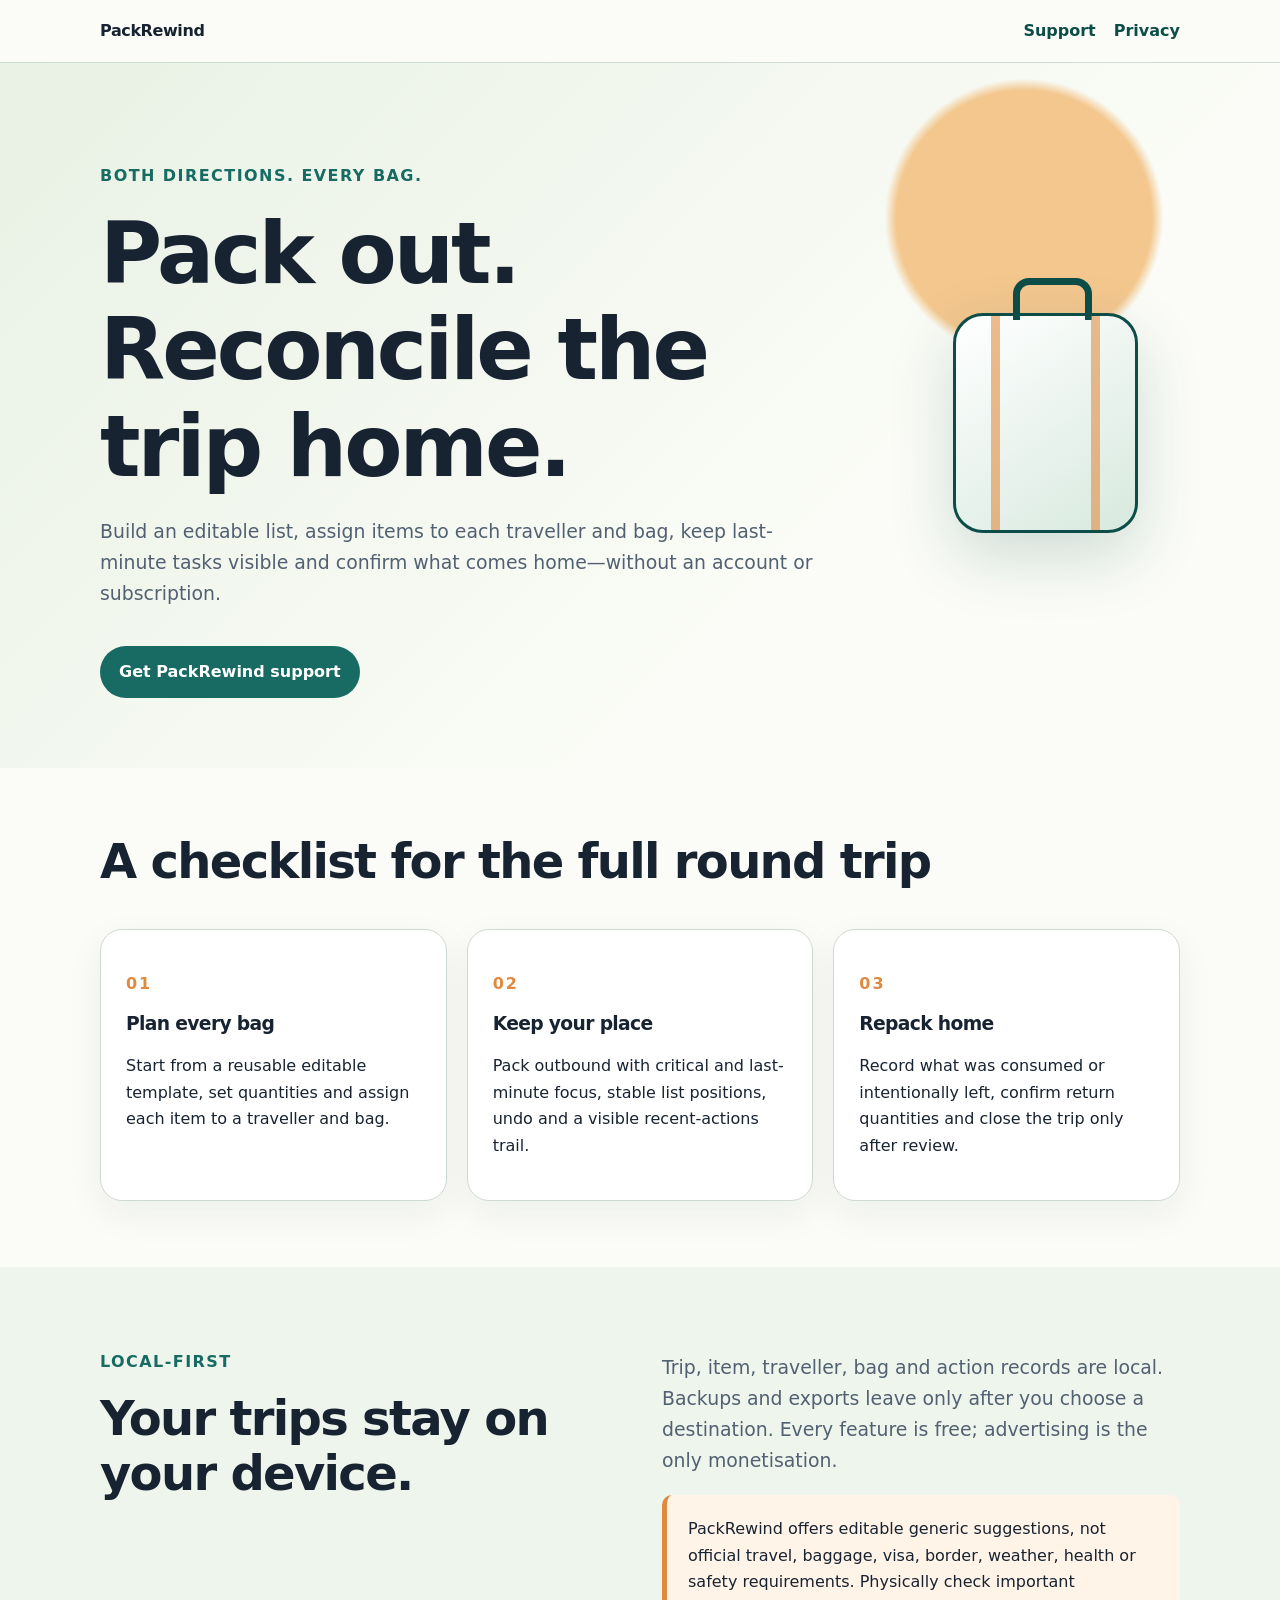
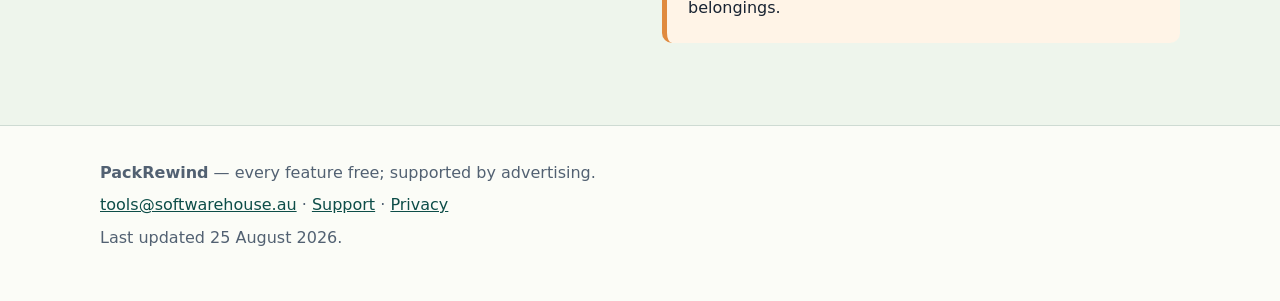
<file: index.html>
<!doctype html>
<html lang="en-AU">
<head>
  <meta charset="utf-8">
  <meta name="viewport" content="width=device-width, initial-scale=1">
  <meta name="description" content="PackRewind is a local-first travel checklist for packing out, repacking home and reconciling every bag.">
  <link rel="canonical" href="https://sheharyarnextx.github.io/packrewind-support/">
  <link rel="stylesheet" href="styles.css">
  <title>PackRewind — pack every bag and repack home</title>
</head>
<body>
  <header>
    <nav class="shell" aria-label="Primary">
      <a class="brand" href="./">PackRewind</a>
      <div class="nav-links"><a href="support.html">Support</a><a href="privacy.html">Privacy</a></div>
    </nav>
  </header>
  <main>
    <section class="hero">
      <div class="shell hero-inner">
        <div>
          <p class="eyebrow">Both directions. Every bag.</p>
          <h1>Pack out. Reconcile the trip home.</h1>
          <p class="lead">Build an editable list, assign items to each traveller and bag, keep last-minute tasks visible and confirm what comes home—without an account or subscription.</p>
          <a class="button" href="support.html">Get PackRewind support</a>
        </div>
        <div class="case-mark" aria-hidden="true"><span></span><i></i></div>
      </div>
    </section>
    <section>
      <div class="shell">
        <h2>A checklist for the full round trip</h2>
        <div class="grid">
          <article class="card"><p class="card-number">01</p><h3>Plan every bag</h3><p>Start from a reusable editable template, set quantities and assign each item to a traveller and bag.</p></article>
          <article class="card"><p class="card-number">02</p><h3>Keep your place</h3><p>Pack outbound with critical and last-minute focus, stable list positions, undo and a visible recent-actions trail.</p></article>
          <article class="card"><p class="card-number">03</p><h3>Repack home</h3><p>Record what was consumed or intentionally left, confirm return quantities and close the trip only after review.</p></article>
        </div>
      </div>
    </section>
    <section class="quiet">
      <div class="shell split">
        <div><p class="eyebrow">Local-first</p><h2>Your trips stay on your device.</h2></div>
        <div><p class="lead">Trip, item, traveller, bag and action records are local. Backups and exports leave only after you choose a destination. Every feature is free; advertising is the only monetisation.</p><p class="notice">PackRewind offers editable generic suggestions, not official travel, baggage, visa, border, weather, health or safety requirements. Physically check important belongings.</p></div>
      </div>
    </section>
  </main>
  <footer><div class="shell"><p><strong>PackRewind</strong> — every feature free; supported by advertising.</p><p><a href="mailto:tools@softwarehouse.au">tools@softwarehouse.au</a> · <a href="support.html">Support</a> · <a href="privacy.html">Privacy</a></p><p>Last updated 25 August 2026.</p></div></footer>
</body>
</html>
</file>
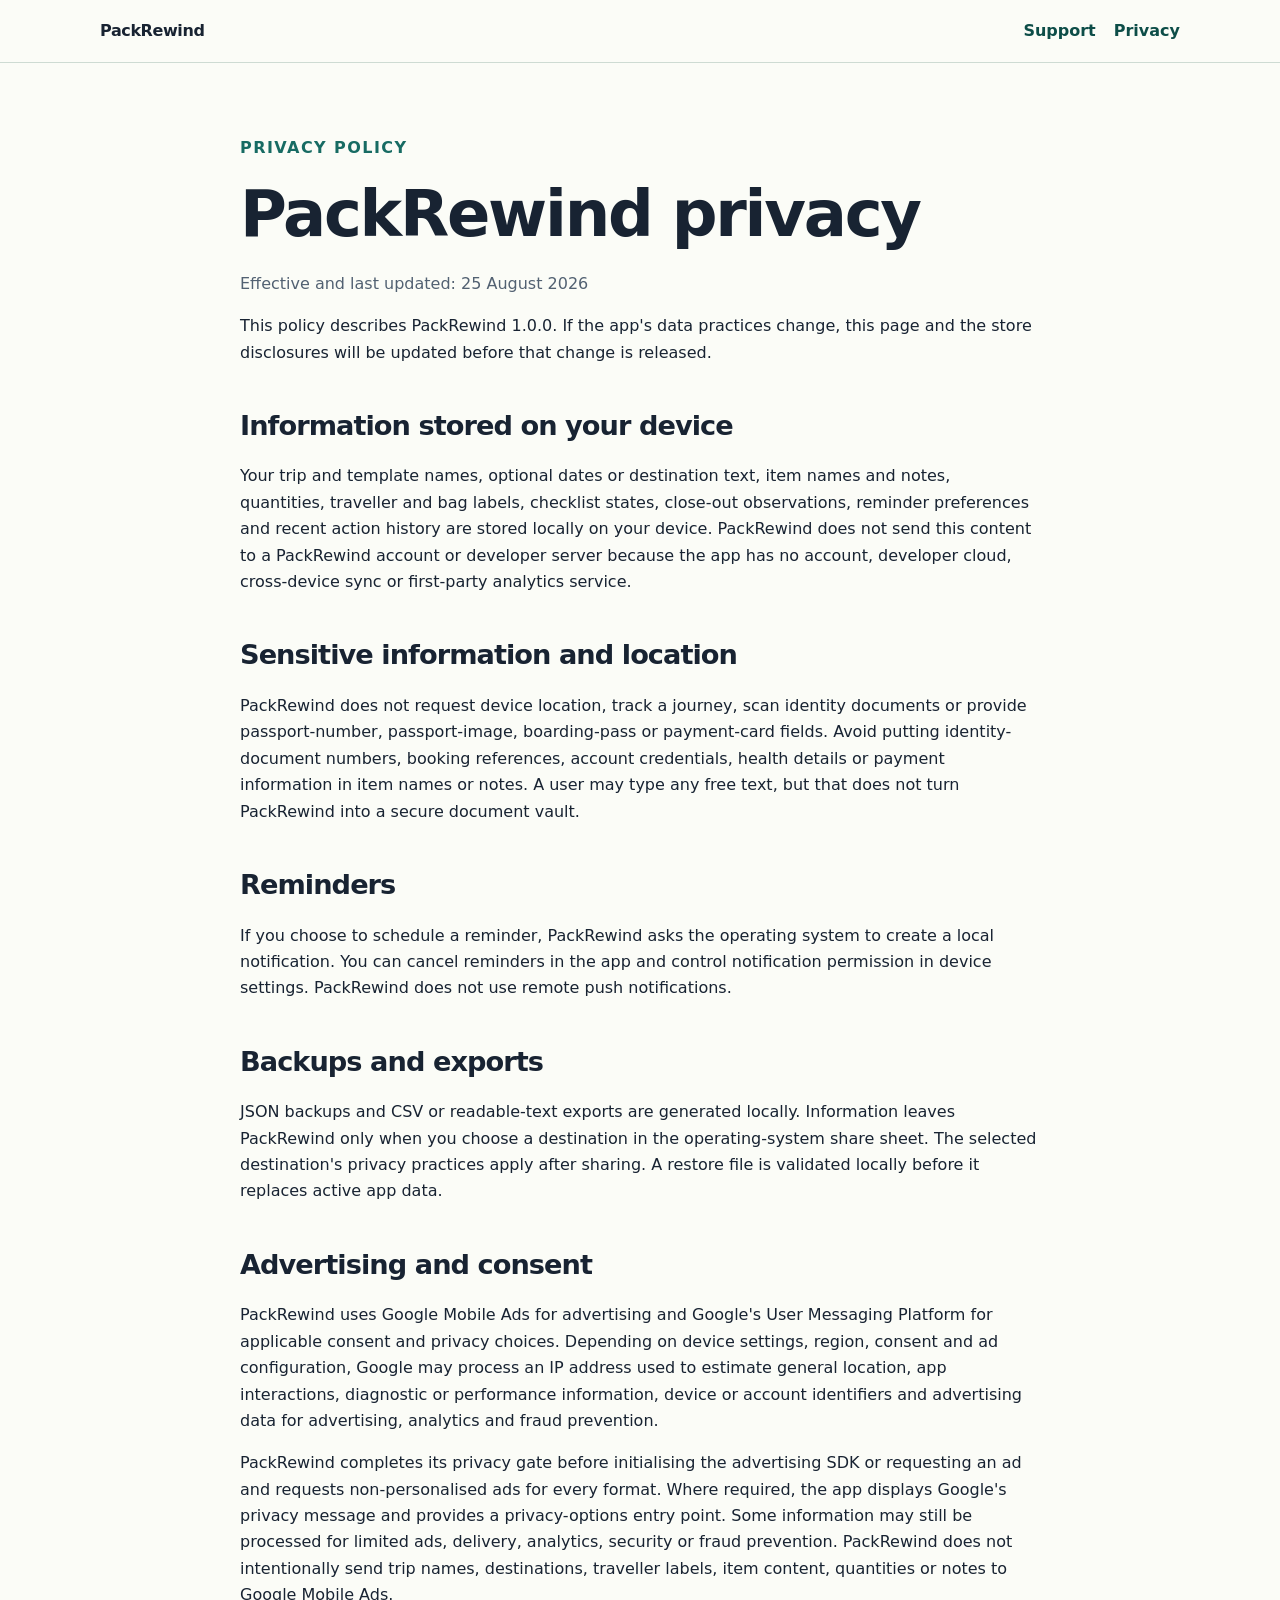
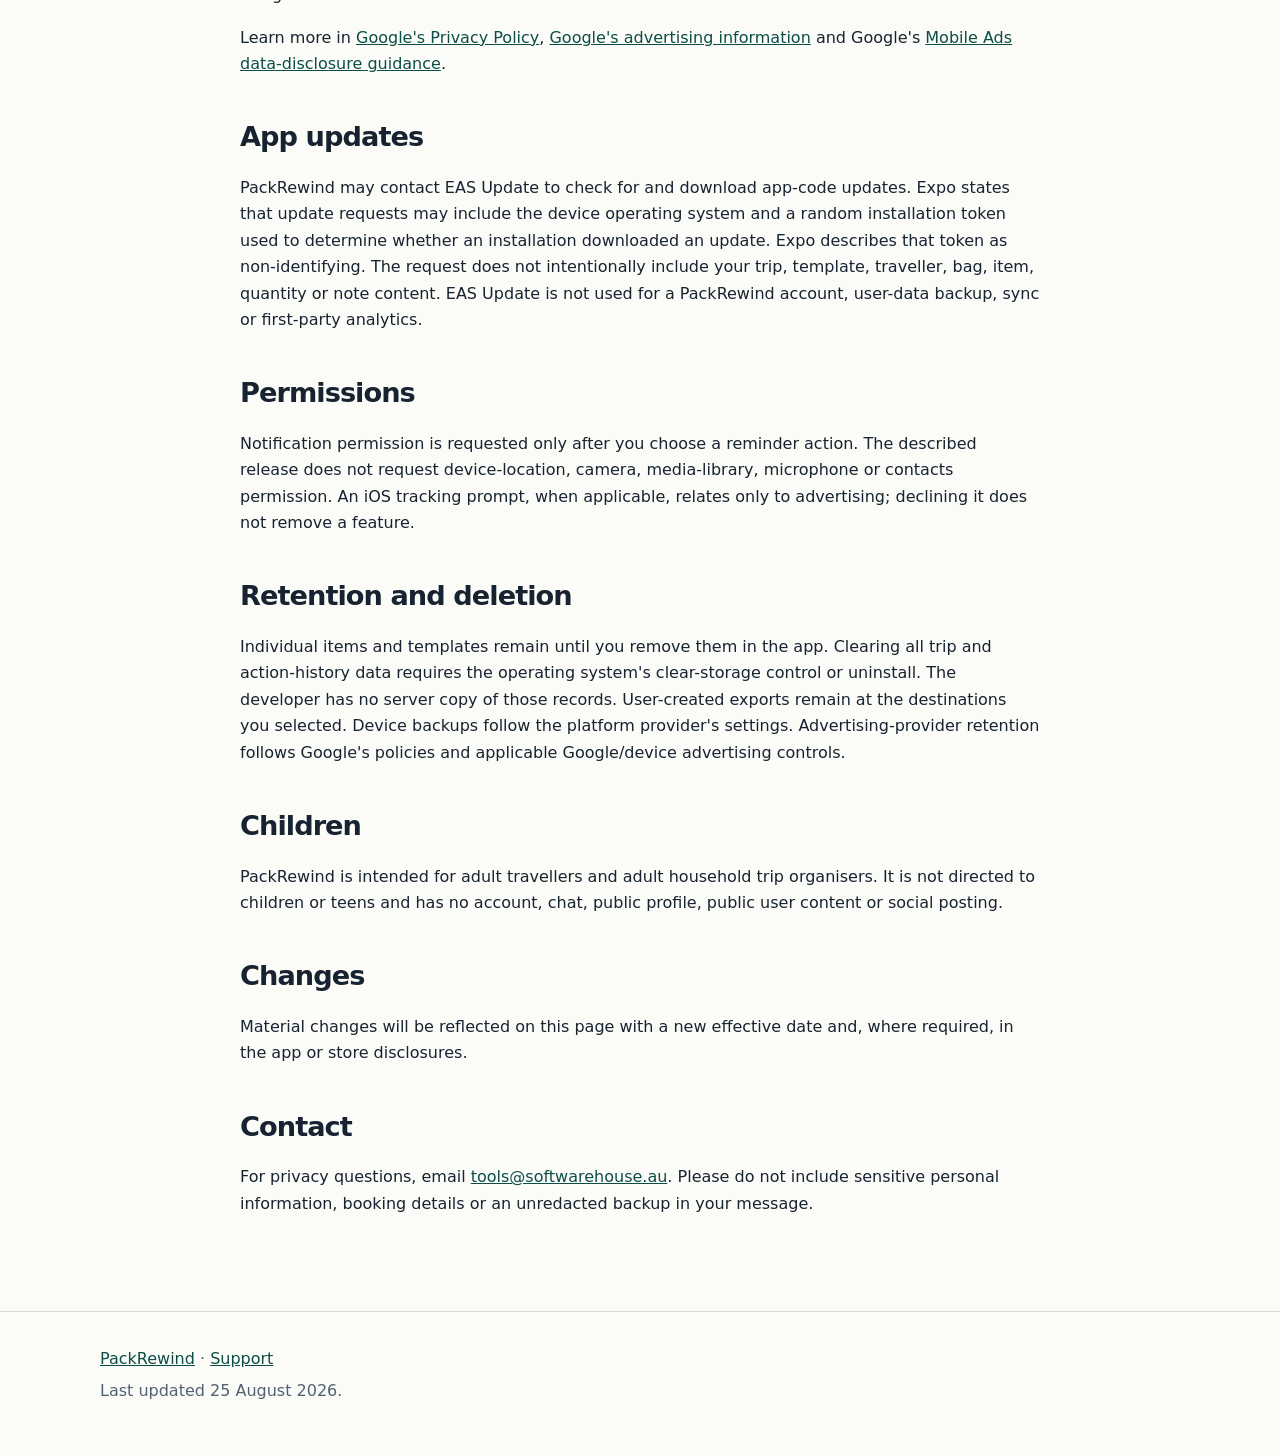
<file: privacy.html>
<!doctype html>
<html lang="en-AU">
<head>
  <meta charset="utf-8">
  <meta name="viewport" content="width=device-width, initial-scale=1">
  <meta name="description" content="PackRewind Privacy Policy for local trip checklists, reminders, exports and Google-served advertising.">
  <link rel="canonical" href="https://sheharyarnextx.github.io/packrewind-support/privacy.html">
  <link rel="stylesheet" href="styles.css">
  <title>PackRewind Privacy Policy</title>
</head>
<body>
  <header><nav class="shell" aria-label="Primary"><a class="brand" href="./">PackRewind</a><div class="nav-links"><a href="support.html">Support</a><a href="privacy.html" aria-current="page">Privacy</a></div></nav></header>
  <main class="shell content">
    <p class="eyebrow">Privacy Policy</p>
    <h1>PackRewind privacy</h1>
    <p class="meta">Effective and last updated: 25 August 2026</p>
    <p>This policy describes PackRewind 1.0.0. If the app's data practices change, this page and the store disclosures will be updated before that change is released.</p>

    <h2>Information stored on your device</h2>
    <p>Your trip and template names, optional dates or destination text, item names and notes, quantities, traveller and bag labels, checklist states, close-out observations, reminder preferences and recent action history are stored locally on your device. PackRewind does not send this content to a PackRewind account or developer server because the app has no account, developer cloud, cross-device sync or first-party analytics service.</p>

    <h2>Sensitive information and location</h2>
    <p>PackRewind does not request device location, track a journey, scan identity documents or provide passport-number, passport-image, boarding-pass or payment-card fields. Avoid putting identity-document numbers, booking references, account credentials, health details or payment information in item names or notes. A user may type any free text, but that does not turn PackRewind into a secure document vault.</p>

    <h2>Reminders</h2>
    <p>If you choose to schedule a reminder, PackRewind asks the operating system to create a local notification. You can cancel reminders in the app and control notification permission in device settings. PackRewind does not use remote push notifications.</p>

    <h2>Backups and exports</h2>
    <p>JSON backups and CSV or readable-text exports are generated locally. Information leaves PackRewind only when you choose a destination in the operating-system share sheet. The selected destination's privacy practices apply after sharing. A restore file is validated locally before it replaces active app data.</p>

    <h2>Advertising and consent</h2>
    <p>PackRewind uses Google Mobile Ads for advertising and Google's User Messaging Platform for applicable consent and privacy choices. Depending on device settings, region, consent and ad configuration, Google may process an IP address used to estimate general location, app interactions, diagnostic or performance information, device or account identifiers and advertising data for advertising, analytics and fraud prevention.</p>
    <p>PackRewind completes its privacy gate before initialising the advertising SDK or requesting an ad and requests non-personalised ads for every format. Where required, the app displays Google's privacy message and provides a privacy-options entry point. Some information may still be processed for limited ads, delivery, analytics, security or fraud prevention. PackRewind does not intentionally send trip names, destinations, traveller labels, item content, quantities or notes to Google Mobile Ads.</p>
    <p>Learn more in <a href="https://policies.google.com/privacy">Google's Privacy Policy</a>, <a href="https://policies.google.com/technologies/ads">Google's advertising information</a> and Google's <a href="https://developers.google.com/admob/android/privacy/play-data-disclosure">Mobile Ads data-disclosure guidance</a>.</p>

    <h2>App updates</h2>
    <p>PackRewind may contact EAS Update to check for and download app-code updates. Expo states that update requests may include the device operating system and a random installation token used to determine whether an installation downloaded an update. Expo describes that token as non-identifying. The request does not intentionally include your trip, template, traveller, bag, item, quantity or note content. EAS Update is not used for a PackRewind account, user-data backup, sync or first-party analytics.</p>

    <h2>Permissions</h2>
    <p>Notification permission is requested only after you choose a reminder action. The described release does not request device-location, camera, media-library, microphone or contacts permission. An iOS tracking prompt, when applicable, relates only to advertising; declining it does not remove a feature.</p>

    <h2>Retention and deletion</h2>
    <p>Individual items and templates remain until you remove them in the app. Clearing all trip and action-history data requires the operating system's clear-storage control or uninstall. The developer has no server copy of those records. User-created exports remain at the destinations you selected. Device backups follow the platform provider's settings. Advertising-provider retention follows Google's policies and applicable Google/device advertising controls.</p>

    <h2>Children</h2>
    <p>PackRewind is intended for adult travellers and adult household trip organisers. It is not directed to children or teens and has no account, chat, public profile, public user content or social posting.</p>

    <h2>Changes</h2>
    <p>Material changes will be reflected on this page with a new effective date and, where required, in the app or store disclosures.</p>

    <h2>Contact</h2>
    <p>For privacy questions, email <a href="mailto:tools@softwarehouse.au">tools@softwarehouse.au</a>. Please do not include sensitive personal information, booking details or an unredacted backup in your message.</p>
  </main>
  <footer><div class="shell"><p><a href="./">PackRewind</a> · <a href="support.html">Support</a></p><p>Last updated 25 August 2026.</p></div></footer>
</body>
</html>
</file>
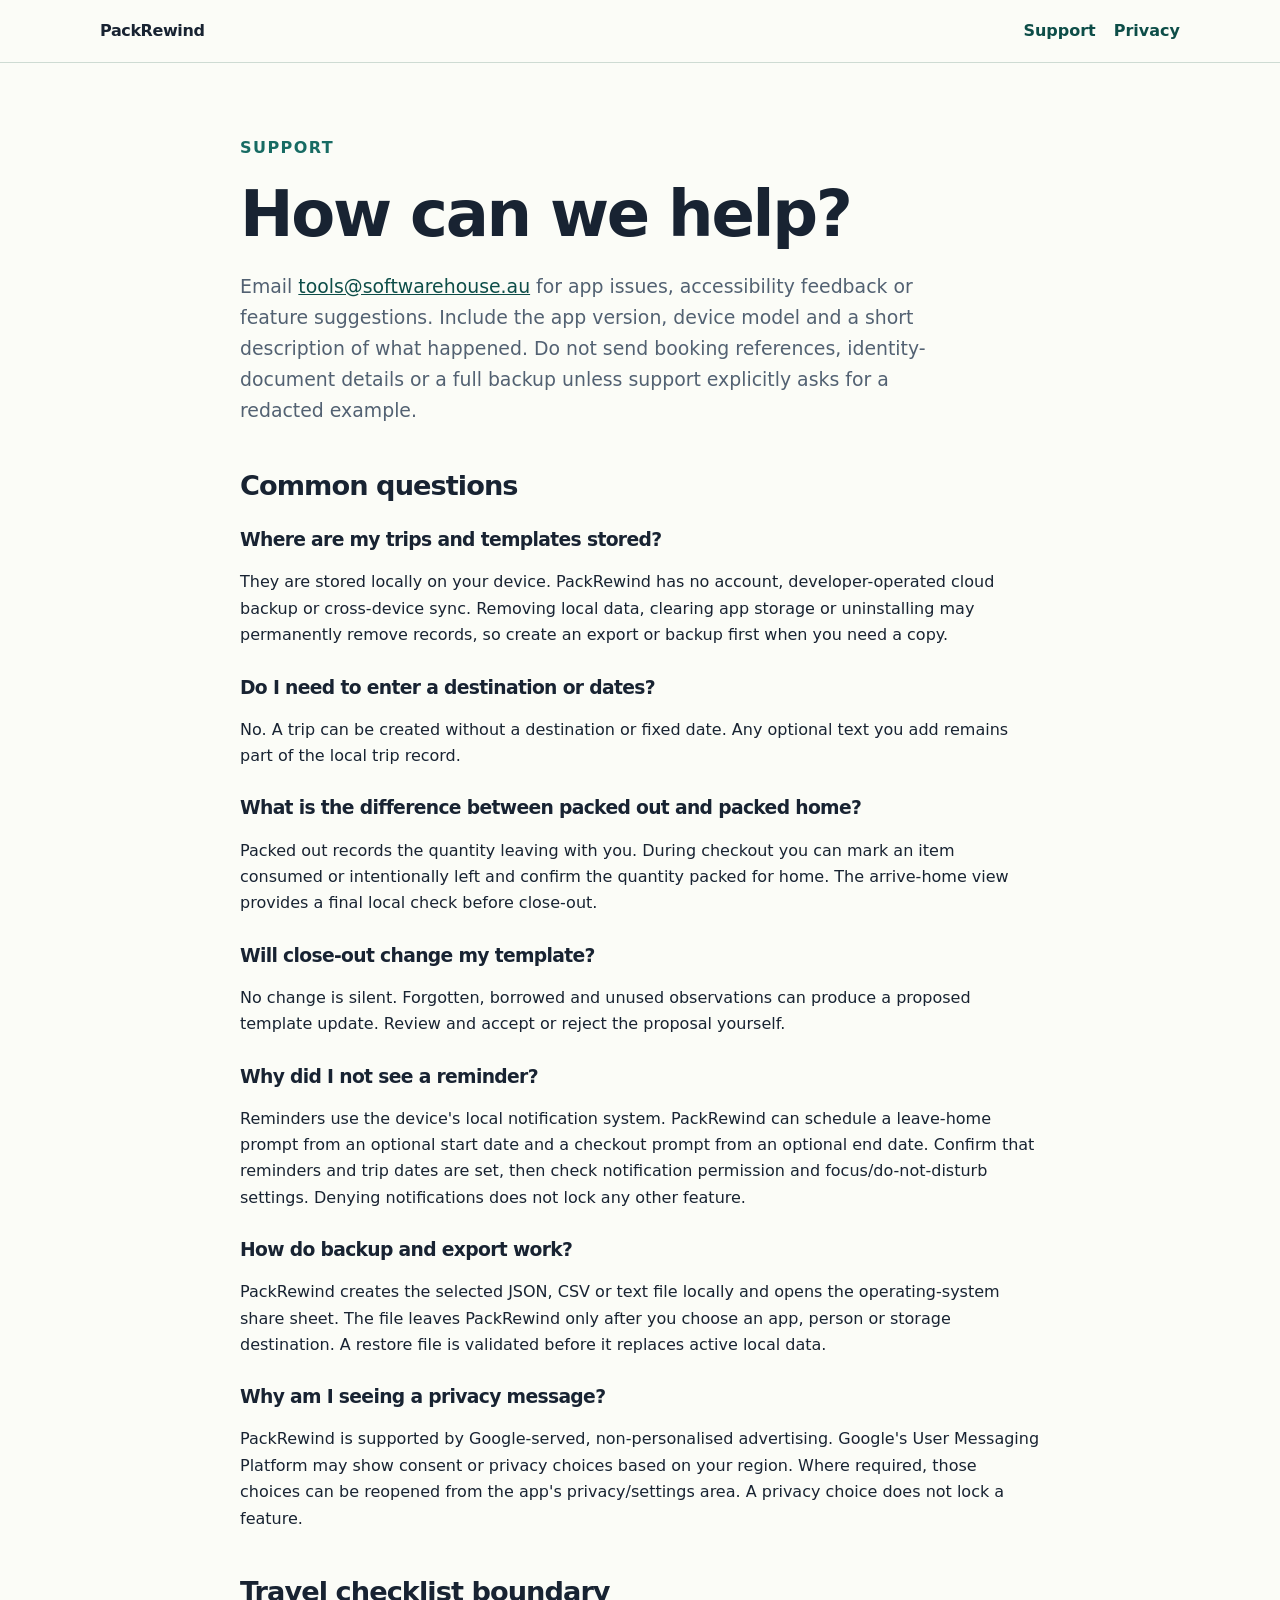
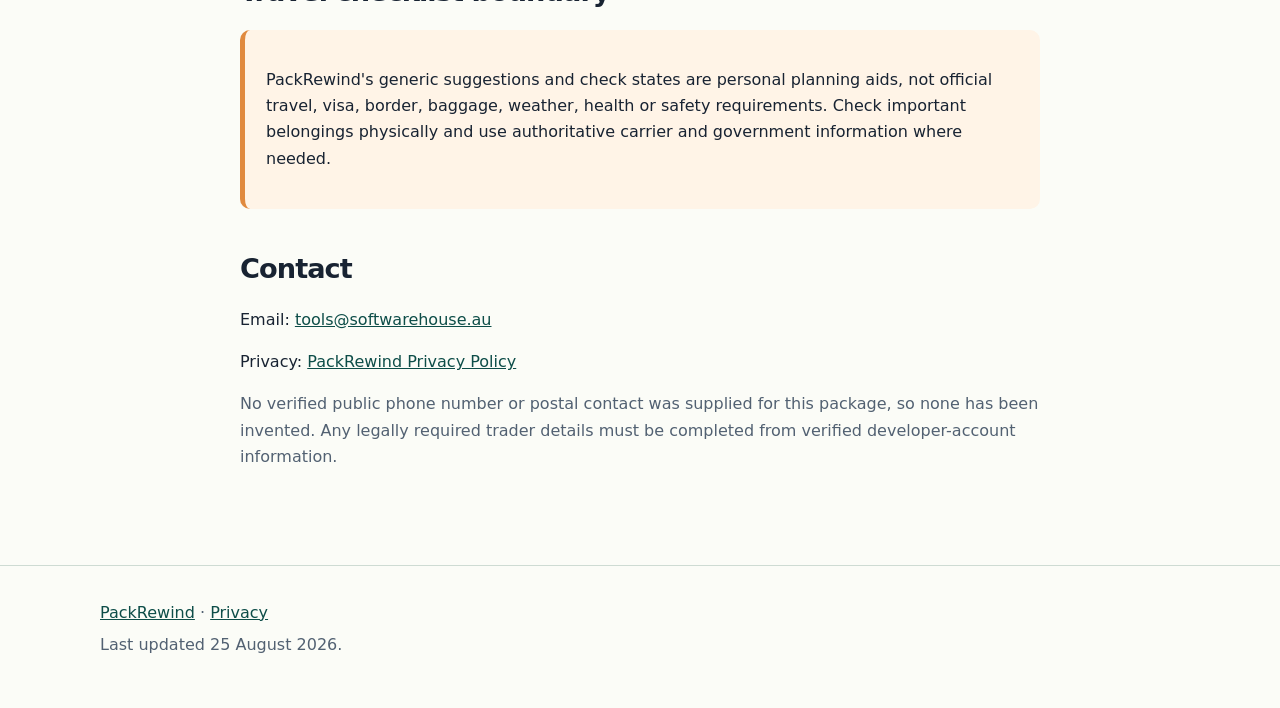
<file: support.html>
<!doctype html>
<html lang="en-AU">
<head>
  <meta charset="utf-8">
  <meta name="viewport" content="width=device-width, initial-scale=1">
  <meta name="description" content="PackRewind support for local trip lists, return reconciliation, reminders, exports and privacy choices.">
  <link rel="canonical" href="https://sheharyarnextx.github.io/packrewind-support/support.html">
  <link rel="stylesheet" href="styles.css">
  <title>PackRewind Support</title>
</head>
<body>
  <header><nav class="shell" aria-label="Primary"><a class="brand" href="./">PackRewind</a><div class="nav-links"><a href="support.html" aria-current="page">Support</a><a href="privacy.html">Privacy</a></div></nav></header>
  <main class="shell content">
    <p class="eyebrow">Support</p>
    <h1>How can we help?</h1>
    <p class="lead">Email <a href="mailto:tools@softwarehouse.au">tools@softwarehouse.au</a> for app issues, accessibility feedback or feature suggestions. Include the app version, device model and a short description of what happened. Do not send booking references, identity-document details or a full backup unless support explicitly asks for a redacted example.</p>

    <h2>Common questions</h2>

    <h3>Where are my trips and templates stored?</h3>
    <p>They are stored locally on your device. PackRewind has no account, developer-operated cloud backup or cross-device sync. Removing local data, clearing app storage or uninstalling may permanently remove records, so create an export or backup first when you need a copy.</p>

    <h3>Do I need to enter a destination or dates?</h3>
    <p>No. A trip can be created without a destination or fixed date. Any optional text you add remains part of the local trip record.</p>

    <h3>What is the difference between packed out and packed home?</h3>
    <p>Packed out records the quantity leaving with you. During checkout you can mark an item consumed or intentionally left and confirm the quantity packed for home. The arrive-home view provides a final local check before close-out.</p>

    <h3>Will close-out change my template?</h3>
    <p>No change is silent. Forgotten, borrowed and unused observations can produce a proposed template update. Review and accept or reject the proposal yourself.</p>

    <h3>Why did I not see a reminder?</h3>
    <p>Reminders use the device's local notification system. PackRewind can schedule a leave-home prompt from an optional start date and a checkout prompt from an optional end date. Confirm that reminders and trip dates are set, then check notification permission and focus/do-not-disturb settings. Denying notifications does not lock any other feature.</p>

    <h3>How do backup and export work?</h3>
    <p>PackRewind creates the selected JSON, CSV or text file locally and opens the operating-system share sheet. The file leaves PackRewind only after you choose an app, person or storage destination. A restore file is validated before it replaces active local data.</p>

    <h3>Why am I seeing a privacy message?</h3>
    <p>PackRewind is supported by Google-served, non-personalised advertising. Google's User Messaging Platform may show consent or privacy choices based on your region. Where required, those choices can be reopened from the app's privacy/settings area. A privacy choice does not lock a feature.</p>

    <h2>Travel checklist boundary</h2>
    <div class="notice"><p>PackRewind's generic suggestions and check states are personal planning aids, not official travel, visa, border, baggage, weather, health or safety requirements. Check important belongings physically and use authoritative carrier and government information where needed.</p></div>

    <h2>Contact</h2>
    <p>Email: <a href="mailto:tools@softwarehouse.au">tools@softwarehouse.au</a></p>
    <p>Privacy: <a href="privacy.html">PackRewind Privacy Policy</a></p>
    <p class="meta">No verified public phone number or postal contact was supplied for this package, so none has been invented. Any legally required trader details must be completed from verified developer-account information.</p>
  </main>
  <footer><div class="shell"><p><a href="./">PackRewind</a> · <a href="privacy.html">Privacy</a></p><p>Last updated 25 August 2026.</p></div></footer>
</body>
</html>
</file>
<file: styles.css>
:root {
  color-scheme: light;
  --ink: #182332;
  --muted: #526172;
  --paper: #fbfcf7;
  --wash: #e8f1e4;
  --brand: #176b63;
  --brand-dark: #0d4d48;
  --accent: #e08a3f;
  --line: #cedbd3;
  --radius: 22px;
}

* { box-sizing: border-box; }
html { scroll-behavior: smooth; }
body { margin: 0; color: var(--ink); background: var(--paper); font-family: ui-rounded, "SF Pro Rounded", "Avenir Next", system-ui, -apple-system, BlinkMacSystemFont, "Segoe UI", sans-serif; line-height: 1.65; }
a { color: var(--brand-dark); }
a:focus-visible, .button:focus-visible { outline: 3px solid var(--accent); outline-offset: 4px; }
.shell { width: min(1080px, calc(100% - 40px)); margin: 0 auto; }
header { border-bottom: 1px solid var(--line); background: rgba(251, 252, 247, .96); }
nav { display: flex; align-items: center; justify-content: space-between; gap: 24px; padding: 18px 0; }
.brand { color: var(--ink); font-weight: 850; text-decoration: none; letter-spacing: -.025em; }
.nav-links { display: flex; flex-wrap: wrap; gap: 18px; }
.nav-links a { font-weight: 750; text-decoration: none; }
.hero { padding: 84px 0 70px; background: radial-gradient(circle at 80% 22%, #f3c78e 0 11%, transparent 12%), linear-gradient(135deg, var(--wash), var(--paper) 66%); }
.hero-inner { display: grid; grid-template-columns: minmax(0, 1fr) 270px; align-items: center; gap: 54px; }
.eyebrow { color: var(--brand); font-weight: 850; letter-spacing: .09em; text-transform: uppercase; }
h1, h2, h3 { line-height: 1.14; letter-spacing: -.035em; }
h1 { max-width: 780px; margin: 12px 0 20px; font-size: clamp(2.7rem, 7vw, 5.3rem); }
h2 { margin-top: 0; font-size: clamp(1.9rem, 4vw, 3rem); }
.lead { max-width: 720px; color: var(--muted); font-size: 1.18rem; }
.button { display: inline-block; margin-top: 18px; padding: 13px 19px; border-radius: 999px; background: var(--brand); color: white; font-weight: 850; text-decoration: none; }
.case-mark { position: relative; justify-self: center; width: 185px; height: 220px; border: 3px solid var(--brand-dark); border-radius: 30px; background: linear-gradient(145deg, #fff, #d7e9df); box-shadow: 0 24px 65px rgba(13, 77, 72, .18); }
.case-mark::before { content: ""; position: absolute; top: -38px; left: 57px; width: 65px; height: 35px; border: 7px solid var(--brand-dark); border-bottom: 0; border-radius: 16px 16px 0 0; }
.case-mark span, .case-mark i { position: absolute; top: 0; bottom: 0; width: 9px; background: rgba(224, 138, 63, .58); }
.case-mark span { left: 35px; }
.case-mark i { right: 35px; }
main section { padding: 66px 0; }
.grid { display: grid; grid-template-columns: repeat(3, 1fr); gap: 20px; }
.card { padding: 25px; border: 1px solid var(--line); border-radius: var(--radius); background: white; box-shadow: 0 13px 38px rgba(24, 35, 50, .06); }
.card h3 { margin-top: 0; }
.card-number { color: var(--accent); font-weight: 850; letter-spacing: .12em; }
.quiet { background: #eef5ec; }
.split { display: grid; grid-template-columns: 1fr 1fr; gap: 44px; }
.notice { padding: 21px; border-left: 5px solid var(--accent); border-radius: 10px; background: #fff4e7; }
.content { max-width: 800px; padding: 56px 0 78px; }
.content h1 { font-size: clamp(2.4rem, 6vw, 4rem); }
.content h2 { margin-top: 44px; font-size: 1.7rem; }
.content h3 { margin-top: 28px; }
.meta { color: var(--muted); }
footer { padding: 28px 0 44px; border-top: 1px solid var(--line); color: var(--muted); }
footer p { margin: 6px 0; }
@media (max-width: 760px) { nav { align-items: flex-start; flex-direction: column; } .hero-inner, .grid, .split { grid-template-columns: 1fr; } .case-mark { display: none; } .hero { padding-top: 56px; } }
@media (prefers-reduced-motion: reduce) { html { scroll-behavior: auto; } }
</file>
